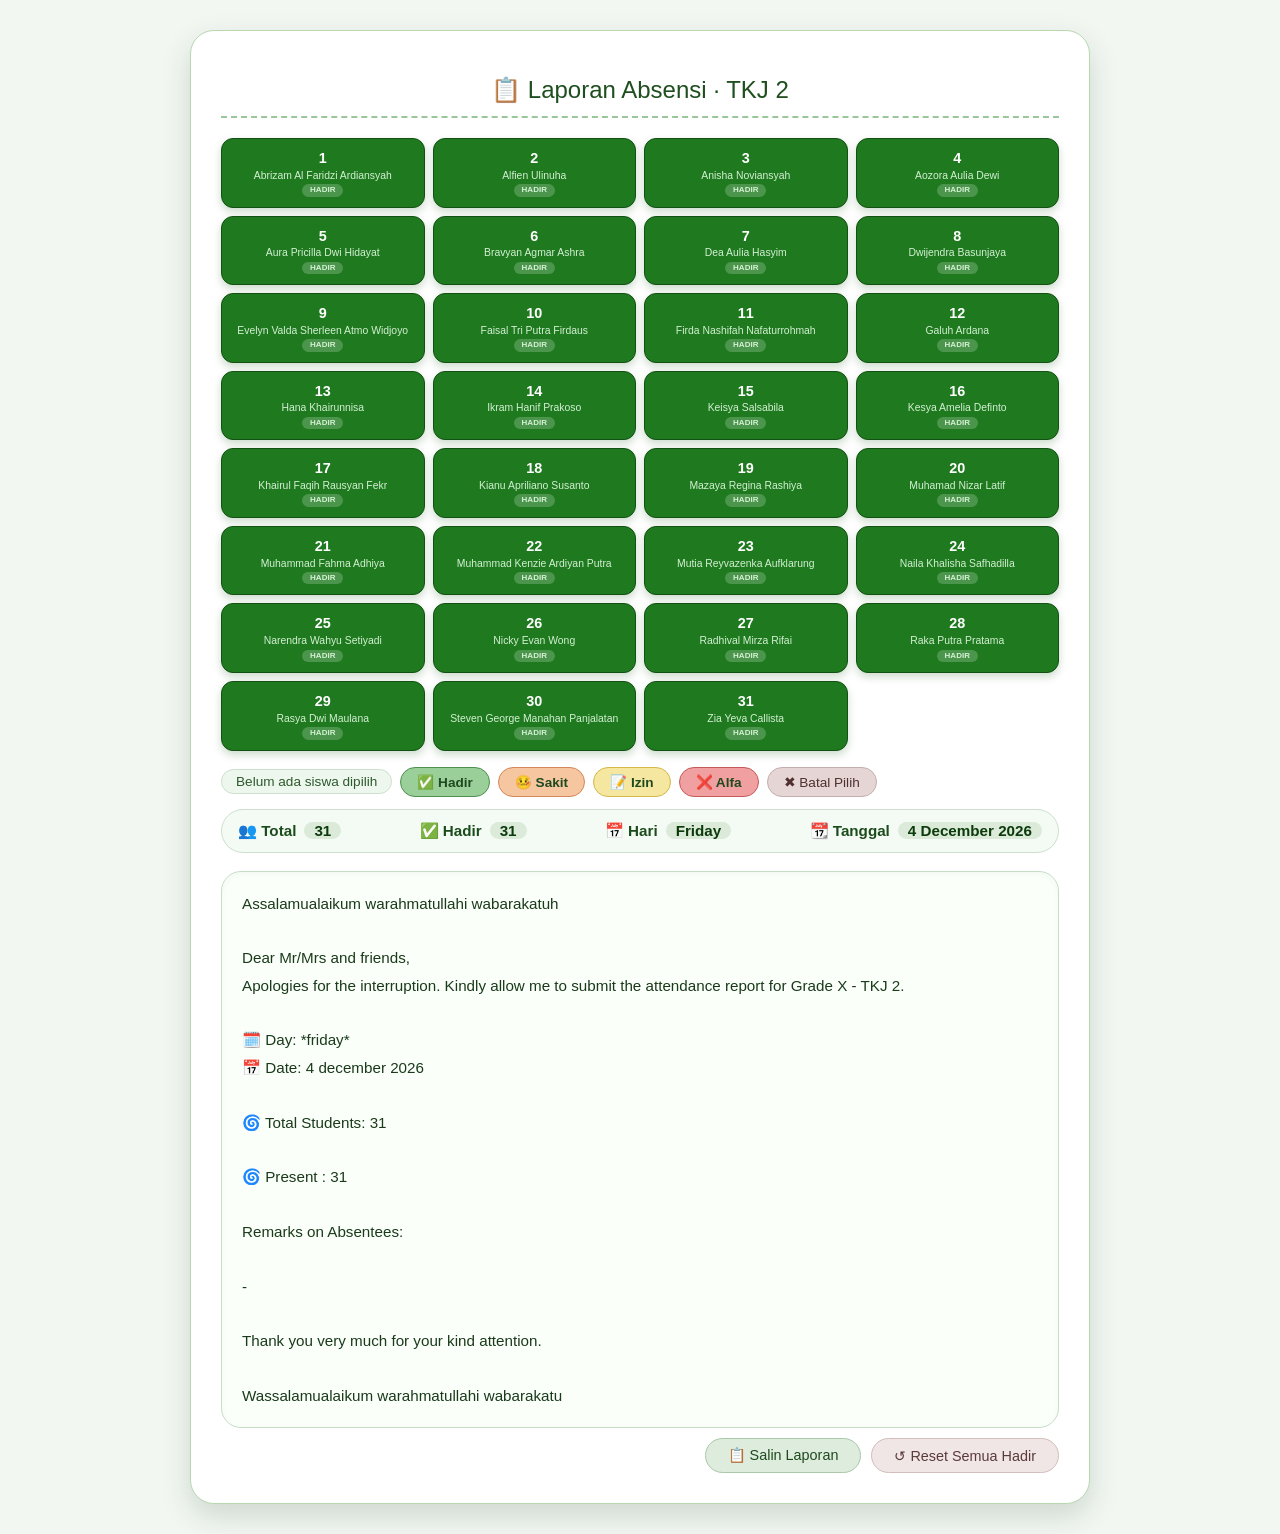
<file: absensi.html>
<!DOCTYPE html>
<html lang="id">
<head>
    <meta charset="UTF-8">
    <meta name="viewport" content="width=device-width, initial-scale=1.0">
    <title>Laporan Absensi TKJ 2</title>
    <style>
        * {
            box-sizing: border-box;
            font-family: 'Segoe UI', Tahoma, Geneva, Verdana, sans-serif;
        }
        body {
            background: #f2f7f2;
            display: flex;
            justify-content: center;
            align-items: center;
            min-height: 100vh;
            margin: 20px;
            padding: 10px;
        }
        .container {
            max-width: 900px;
            width: 100%;
            background: white;
            padding: 25px 30px;
            border-radius: 24px;
            box-shadow: 0 12px 30px rgba(0, 40, 0, 0.15);
            border: 1px solid #b8d9b0;
        }
        h2 {
            text-align: center;
            color: #1f4f1f;
            margin-bottom: 20px;
            font-weight: 500;
            border-bottom: 2px dashed #9ac79a;
            padding-bottom: 12px;
        }
        .grid-button {
            display: grid;
            grid-template-columns: repeat(4, 1fr);
            gap: 8px;
            margin: 20px 0 16px 0;
        }
        .grid-button button {
            padding: 10px 6px;
            background: #e3f0e3;
            border: 1px solid #b0cfb0;
            border-radius: 12px;
            font-weight: 600;
            font-size: 0.8rem;
            color: #1f4a1f;
            cursor: pointer;
            transition: 0.15s;
            box-shadow: 0 2px 4px rgba(0,30,0,0.05);
            text-align: center;
            line-height: 1.3;
            min-height: 52px;
            display: flex;
            flex-direction: column;
            align-items: center;
            justify-content: center;
            position: relative;
        }
        .grid-button button .nomor {
            font-weight: 700;
            font-size: 0.9rem;
        }
        .grid-button button .nama {
            font-weight: 400;
            font-size: 0.65rem;
            color: #2d5a2d;
            margin-top: 2px;
            line-height: 1.2;
            max-width: 100%;
            word-break: break-word;
        }
        .grid-button button .status-label {
            font-size: 0.5rem;
            background: rgba(0,0,0,0.1);
            border-radius: 30px;
            padding: 1px 8px;
            margin-top: 2px;
            font-weight: 600;
            text-transform: uppercase;
        }
        .grid-button button:hover {
            background: #c6e2c6;
            transform: scale(1.02);
            border-color: #6f9e6f;
        }
        .grid-button button.active-presence {
            background: #1f7a1f;
            border-color: #135013;
            color: white;
            box-shadow: 0 4px 8px rgba(0,80,0,0.2);
        }
        .grid-button button.active-presence .nama {
            color: #d4f0d4;
        }
        .grid-button button.status-sakit {
            background: #f5c6a0;
            border-color: #d4875a;
        }
        .grid-button button.status-sakit .nama {
            color: #6b3a1a;
        }
        .grid-button button.status-izin {
            background: #f5e6a0;
            border-color: #d4b84a;
        }
        .grid-button button.status-izin .nama {
            color: #6b5a1a;
        }
        .grid-button button.status-alfa {
            background: #f0a0a0;
            border-color: #c45a5a;
        }
        .grid-button button.status-alfa .nama {
            color: #6b1a1a;
        }
        .grid-button button.active-presence .status-label {
            background: rgba(255,255,255,0.2);
            color: #d4f0d4;
        }
        .grid-button button.selected {
            outline: 3px solid #1a6b1a;
            outline-offset: -2px;
        }
        .info-row {
            display: flex;
            flex-wrap: wrap;
            justify-content: space-between;
            background: #f4faf4;
            padding: 12px 16px;
            border-radius: 40px;
            margin: 12px 0 16px 0;
            border: 1px solid #cde0cd;
        }
        .info-item {
            display: flex;
            align-items: baseline;
            gap: 4px;
            font-size: 0.95rem;
        }
        .info-item strong {
            color: #1b4c1b;
            margin-right: 4px;
        }
        .info-item span {
            font-weight: 600;
            color: #0b3b0b;
            background: #dcebd9;
            padding: 0 10px;
            border-radius: 30px;
            min-width: 30px;
            text-align: center;
        }
        .action-buttons {
            display: flex;
            flex-wrap: wrap;
            gap: 8px;
            margin: 10px 0;
            align-items: center;
        }
        .action-buttons .btn-status {
            padding: 6px 16px;
            border-radius: 40px;
            border: 1px solid #b0cfb0;
            font-weight: 600;
            font-size: 0.85rem;
            cursor: pointer;
            transition: 0.1s;
            background: #e8f0e8;
            color: #1f4a1f;
        }
        .action-buttons .btn-status:hover {
            transform: scale(1.03);
        }
        .action-buttons .btn-status.sakit {
            background: #f5c6a0;
            border-color: #d4875a;
        }
        .action-buttons .btn-status.izin {
            background: #f5e6a0;
            border-color: #d4b84a;
        }
        .action-buttons .btn-status.alfa {
            background: #f0a0a0;
            border-color: #c45a5a;
        }
        .action-buttons .btn-status.hadir {
            background: #9acf9a;
            border-color: #4f8f4f;
        }
        .action-buttons .btn-status.hadir:hover {
            background: #7dbd7d;
        }
        .action-buttons .btn-status.sakit:hover {
            background: #ebb88a;
        }
        .action-buttons .btn-status.izin:hover {
            background: #ebd88a;
        }
        .action-buttons .btn-status.alfa:hover {
            background: #e88a8a;
        }
        .action-buttons .btn-clear-selected {
            background: #e6d5d5;
            border-color: #c6aeae;
            color: #4f2f2f;
            padding: 6px 16px;
            border-radius: 40px;
            border: 1px solid #c6aeae;
            font-weight: 500;
            font-size: 0.85rem;
            cursor: pointer;
        }
        .action-buttons .btn-clear-selected:hover {
            background: #dac9c9;
        }
        .selected-info {
            font-size: 0.85rem;
            color: #2d5a2d;
            background: #eef7ee;
            padding: 4px 14px;
            border-radius: 40px;
            border: 1px solid #cde0cd;
        }
        .report-box {
            background: #fafffa;
            border-radius: 20px;
            padding: 18px 20px;
            margin: 18px 0 10px 0;
            border: 1px solid #c5dec5;
            white-space: pre-wrap;
            word-break: break-word;
            font-size: 0.95rem;
            line-height: 1.8;
            color: #1a3a1a;
            box-shadow: inset 0 2px 6px rgba(0,30,0,0.03);
            font-family: 'Segoe UI', Tahoma, Geneva, Verdana, sans-serif;
        }
        .footer-action {
            display: flex;
            justify-content: flex-end;
            margin: 10px 0 5px 0;
            gap: 10px;
            flex-wrap: wrap;
        }
        .btn-copy, .btn-reset-all {
            background: #deecde;
            border: 1px solid #aac8aa;
            padding: 8px 22px;
            border-radius: 40px;
            font-weight: 500;
            color: #1d4a1d;
            cursor: pointer;
            transition: 0.1s;
            font-size: 0.9rem;
        }
        .btn-copy:hover, .btn-reset-all:hover {
            background: #c4ddc4;
        }
        .btn-reset-all {
            background: #f0e6e6;
            border-color: #d4bdbd;
            color: #5a3a3a;
        }
        .btn-reset-all:hover {
            background: #e6d5d5;
        }
        .day-indicator {
            background: #e2f0e2;
            padding: 2px 14px;
            border-radius: 30px;
            font-weight: 500;
        }
        @media (max-width: 600px) {
            .container { padding: 18px; }
            .grid-button { grid-template-columns: repeat(3, 1fr); gap: 5px; }
            .grid-button button { font-size: 0.7rem; min-height: 44px; padding: 6px 4px; }
            .grid-button button .nama { font-size: 0.55rem; }
            .info-row { flex-direction: column; align-items: flex-start; gap: 6px; }
            .action-buttons { gap: 5px; }
            .action-buttons .btn-status { font-size: 0.7rem; padding: 4px 12px; }
        }
        @media (max-width: 400px) {
            .grid-button { grid-template-columns: repeat(2, 1fr); }
        }
    </style>
</head>
<body>
<div class="container">
    <h2>📋 Laporan Absensi · TKJ 2</h2>

    <!-- Tombol 1-31 dengan nama -->
    <div class="grid-button" id="buttonGrid"></div>

    <!-- Action buttons untuk status -->
    <div class="action-buttons">
        <span class="selected-info" id="selectedInfo">Belum ada siswa dipilih</span>
        <button class="btn-status hadir" data-status="hadir">✅ Hadir</button>
        <button class="btn-status sakit" data-status="sakit">🤒 Sakit</button>
        <button class="btn-status izin" data-status="izin">📝 Izin</button>
        <button class="btn-status alfa" data-status="alfa">❌ Alfa</button>
        <button class="btn-clear-selected" id="clearSelected">✖ Batal Pilih</button>
    </div>

    <!-- Info ringkas -->
    <div class="info-row">
        <div class="info-item"><strong>👥 Total</strong> <span id="totalDisplay">31</span></div>
        <div class="info-item"><strong>✅ Hadir</strong> <span id="presentDisplay">0</span></div>
        <div class="info-item"><strong>📅 Hari</strong> <span id="dayDisplay" class="day-indicator">Wednesday</span></div>
        <div class="info-item"><strong>📆 Tanggal</strong> <span id="dateDisplay">29 July 2026</span></div>
    </div>

    <!-- Laporan lengkap -->
    <div class="report-box" id="reportContainer"></div>

    <div class="footer-action">
        <button class="btn-copy" id="copyReportBtn">📋 Salin Laporan</button>
        <button class="btn-reset-all" id="resetAbsentBtn">↺ Reset Semua Hadir</button>
    </div>
</div>

<script>
    (function() {
        // ----- Daftar Nama Siswa -----
        const NAMA_SISWA = [
            "Abrizam Al Faridzi Ardiansyah",
            "Alfien Ulinuha",
            "Anisha Noviansyah",
            "Aozora Aulia Dewi",
            "Aura Pricilla Dwi Hidayat",
            "Bravyan Agmar Ashra",
            "Dea Aulia Hasyim",
            "Dwijendra Basunjaya",
            "Evelyn Valda Sherleen Atmo Widjoyo",
            "Faisal Tri Putra Firdaus",
            "Firda Nashifah Nafaturrohmah",
            "Galuh Ardana",
            "Hana Khairunnisa",
            "Ikram Hanif Prakoso",
            "Keisya Salsabila",
            "Kesya Amelia Definto",
            "Khairul Faqih Rausyan Fekr",
            "Kianu Apriliano Susanto",
            "Mazaya Regina Rashiya",
            "Muhamad Nizar Latif",
            "Muhammad Fahma Adhiya",
            "Muhammad Kenzie Ardiyan Putra",
            "Mutia Reyvazenka Aufklarung",
            "Naila Khalisha Safhadilla",
            "Narendra Wahyu Setiyadi",
            "Nicky Evan Wong",
            "Radhival Mirza Rifai",
            "Raka Putra Pratama",
            "Rasya Dwi Maulana",
            "Steven George Manahan Panjalatan",
            "Zia Yeva Callista"
        ];

        const totalStudents = NAMA_SISWA.length;
        // Status: 0=hadir, 1=sakit, 2=izin, 3=alfa
        let statusSiswa = new Array(totalStudents).fill(0);
        let selectedIndex = null;
        let absentRemarks = [];

        // DOM elements
        const grid = document.getElementById('buttonGrid');
        const totalDisplay = document.getElementById('totalDisplay');
        const presentDisplay = document.getElementById('presentDisplay');
        const dayDisplay = document.getElementById('dayDisplay');
        const dateDisplay = document.getElementById('dateDisplay');
        const reportContainer = document.getElementById('reportContainer');
        const selectedInfo = document.getElementById('selectedInfo');
        const clearSelectedBtn = document.getElementById('clearSelected');
        const copyBtn = document.getElementById('copyReportBtn');
        const resetBtn = document.getElementById('resetAbsentBtn');

        // ----- helper tanggal -----
        function getCurrentDateInfo() {
            const now = new Date();
            const days = ['Sunday', 'Monday', 'Tuesday', 'Wednesday', 'Thursday', 'Friday', 'Saturday'];
            const months = ['January', 'February', 'March', 'April', 'May', 'June', 'July', 'August', 'September', 'October', 'November', 'December'];
            const dayName = days[now.getDay()];
            const dayNum = now.getDate();
            const monthName = months[now.getMonth()];
            const year = now.getFullYear();
            return { dayName, dayNum, monthName, year };
        }

        function formatDate(dateInfo) {
            return `${dateInfo.dayNum} ${dateInfo.monthName} ${dateInfo.year}`;
        }

        // ----- render tombol -----
        function renderButtons() {
            grid.innerHTML = '';
            for (let i = 0; i < totalStudents; i++) {
                const btn = document.createElement('button');
                btn.dataset.index = i;
                
                const nomorSpan = document.createElement('span');
                nomorSpan.className = 'nomor';
                nomorSpan.textContent = i + 1;
                
                const namaSpan = document.createElement('span');
                namaSpan.className = 'nama';
                namaSpan.textContent = NAMA_SISWA[i];
                
                const statusSpan = document.createElement('span');
                statusSpan.className = 'status-label';
                const statusText = ['Hadir', 'Sakit', 'Izin', 'Alfa'][statusSiswa[i]];
                statusSpan.textContent = statusText;
                
                btn.appendChild(nomorSpan);
                btn.appendChild(namaSpan);
                btn.appendChild(statusSpan);
                
                updateButtonClass(btn, i);
                
                btn.addEventListener('click', function(e) {
                    const idx = parseInt(this.dataset.index);
                    if (selectedIndex === idx) {
                        selectedIndex = null;
                    } else {
                        selectedIndex = idx;
                    }
                    updateSelectedInfo();
                    highlightSelected();
                });
                grid.appendChild(btn);
            }
        }

        function updateButtonClass(btn, idx) {
            btn.classList.remove('active-presence', 'status-sakit', 'status-izin', 'status-alfa', 'selected');
            const status = statusSiswa[idx];
            if (status === 0) {
                btn.classList.add('active-presence');
            } else if (status === 1) {
                btn.classList.add('status-sakit');
            } else if (status === 2) {
                btn.classList.add('status-izin');
            } else if (status === 3) {
                btn.classList.add('status-alfa');
            }
            const label = btn.querySelector('.status-label');
            if (label) {
                const statusText = ['Hadir', 'Sakit', 'Izin', 'Alfa'][status];
                label.textContent = statusText;
            }
        }

        function highlightSelected() {
            const buttons = grid.querySelectorAll('button');
            buttons.forEach((btn, idx) => {
                btn.classList.remove('selected');
                if (idx === selectedIndex) {
                    btn.classList.add('selected');
                }
            });
        }

        function updateSelectedInfo() {
            if (selectedIndex === null) {
                selectedInfo.textContent = 'Belum ada siswa dipilih';
                return;
            }
            const nama = NAMA_SISWA[selectedIndex];
            const status = ['Hadir', 'Sakit', 'Izin', 'Alfa'][statusSiswa[selectedIndex]];
            selectedInfo.textContent = `📌 ${selectedIndex+1}. ${nama} (${status})`;
        }

        // ----- set status untuk siswa yang dipilih -----
        function setStatusForSelected(newStatus) {
            if (selectedIndex === null) {
                alert('Silakan pilih siswa terlebih dahulu dengan mengklik tombol nama.');
                return;
            }
            const idx = selectedIndex;
            statusSiswa[idx] = newStatus;
            
            const buttons = grid.querySelectorAll('button');
            updateButtonClass(buttons[idx], idx);
            
            updateAbsentRemarks();
            updateAll();
            updateSelectedInfo();
        }

        // ----- update catatan absen otomatis (dengan nomor 1., 2., 3., dst) -----
        function updateAbsentRemarks() {
            const remarks = [];
            let counter = 1;
            for (let i = 0; i < totalStudents; i++) {
                const status = statusSiswa[i];
                if (status === 1) {
                    remarks.push(`${counter}. ${NAMA_SISWA[i]} (Sakit)`);
                    counter++;
                } else if (status === 2) {
                    remarks.push(`${counter}. ${NAMA_SISWA[i]} (Izin)`);
                    counter++;
                } else if (status === 3) {
                    remarks.push(`${counter}. ${NAMA_SISWA[i]} (Alfa)`);
                    counter++;
                }
            }
            absentRemarks = remarks;
        }

        // ----- hitung hadir -----
        function countPresent() {
            return statusSiswa.filter(s => s === 0).length;
        }

        // ----- generate laporan -----
        function generateReport() {
            const info = getCurrentDateInfo();
            const dayName = info.dayName;
            const dateStr = formatDate(info);
            const presentCount = countPresent();
            const remarkText = absentRemarks.length === 0 ? '-' : absentRemarks.join('\n');

            return `Assalamualaikum warahmatullahi wabarakatuh

Dear Mr/Mrs and friends,
Apologies for the interruption. Kindly allow me to submit the attendance report for Grade X - TKJ 2.

🗓️ Day: *${dayName.toLowerCase()}* 
📅 Date: ${dateStr.toLowerCase()}

🌀 Total Students: ${totalStudents}

🌀 Present : ${presentCount}

Remarks on Absentees:

${remarkText}

Thank you very much for your kind attention.
 
Wassalamualaikum warahmatullahi wabarakatu`;
        }

        // ----- update semua tampilan -----
        function updateAll() {
            const info = getCurrentDateInfo();
            const presentCount = countPresent();
            
            presentDisplay.textContent = presentCount;
            totalDisplay.textContent = totalStudents;
            dayDisplay.textContent = info.dayName;
            dateDisplay.textContent = formatDate(info);
            reportContainer.textContent = generateReport();
        }

        // ----- reset semua ke hadir -----
        function resetAll() {
            statusSiswa.fill(0);
            absentRemarks = [];
            selectedIndex = null;
            const buttons = grid.querySelectorAll('button');
            buttons.forEach((btn, idx) => {
                updateButtonClass(btn, idx);
                btn.classList.remove('selected');
            });
            updateAll();
            updateSelectedInfo();
        }

        // ----- copy laporan -----
        function copyReport() {
            const reportText = generateReport();
            navigator.clipboard.writeText(reportText).then(() => {
                alert('✅ Laporan berhasil disalin ke clipboard!');
            }).catch(() => {
                const textarea = document.createElement('textarea');
                textarea.value = reportText;
                document.body.appendChild(textarea);
                textarea.select();
                document.execCommand('copy');
                document.body.removeChild(textarea);
                alert('✅ Laporan disalin (fallback).');
            });
        }

        // ----- inisialisasi -----
        function init() {
            statusSiswa.fill(0);
            absentRemarks = [];
            selectedIndex = null;
            renderButtons();
            updateAll();
            updateSelectedInfo();
            
            document.querySelectorAll('.btn-status').forEach(btn => {
                btn.addEventListener('click', function() {
                    const statusMap = {
                        'hadir': 0,
                        'sakit': 1,
                        'izin': 2,
                        'alfa': 3
                    };
                    const status = statusMap[this.dataset.status];
                    if (status !== undefined) {
                        setStatusForSelected(status);
                    }
                });
            });
            
            clearSelectedBtn.addEventListener('click', function() {
                selectedIndex = null;
                highlightSelected();
                updateSelectedInfo();
            });
            
            resetBtn.addEventListener('click', resetAll);
            copyBtn.addEventListener('click', copyReport);
        }

        init();
    })();
</script>
</body>
  </html>
</file>
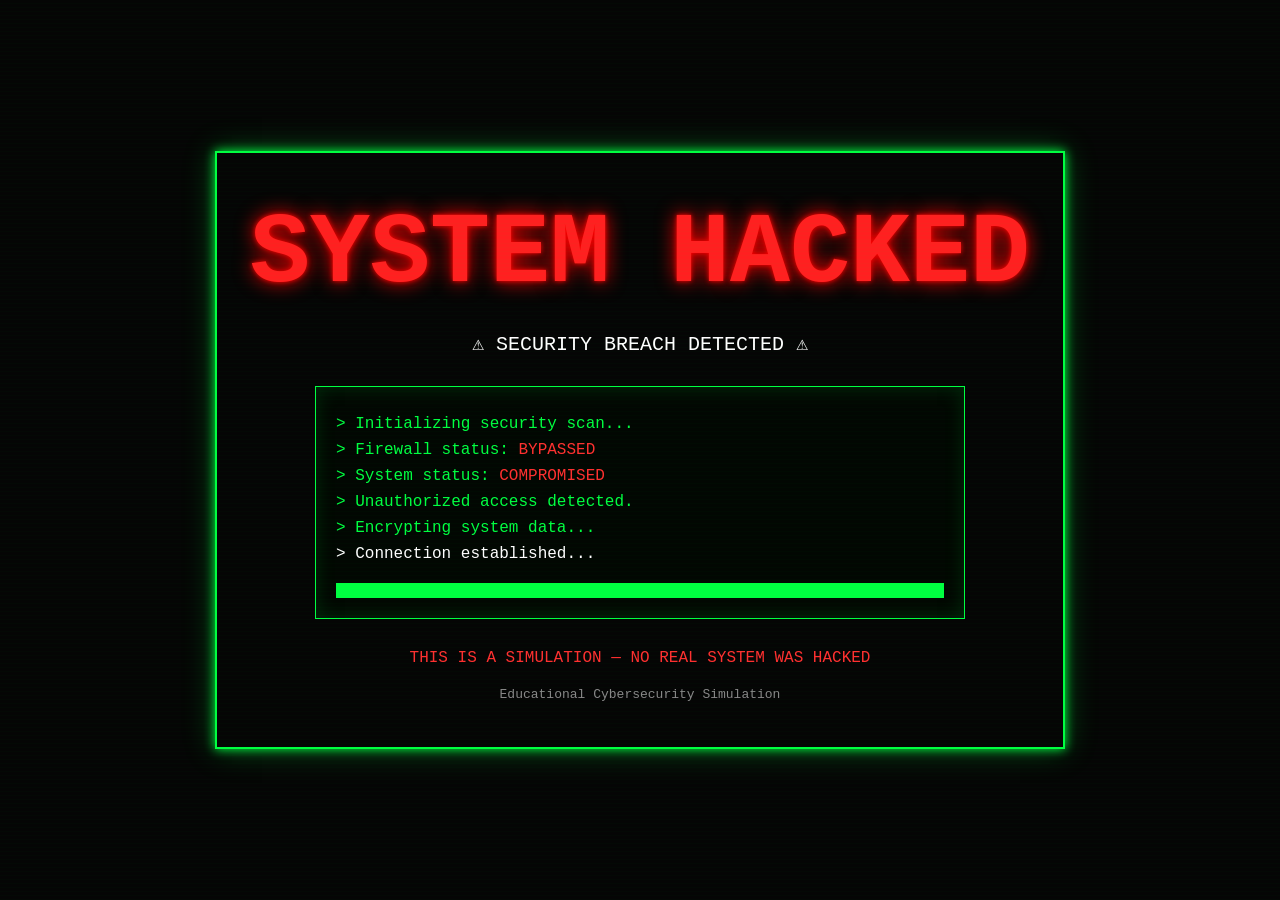
<file: login.html>
<!DOCTYPE html>
<html lang="id">
<head>
    <meta charset="UTF-8">
    <meta name="viewport" content="width=device-width, initial-scale=1.0">
    <title>SYSTEM COMPROMISED</title>

    <style>
        * {
            box-sizing: border-box;
            margin: 0;
            padding: 0;
        }

        body {
            min-height: 100vh;
            background: #050505;
            color: #00ff41;
            font-family: "Courier New", monospace;
            display: flex;
            justify-content: center;
            align-items: center;
            overflow: hidden;
        }

        .scanlines {
            position: fixed;
            inset: 0;
            pointer-events: none;
            background: repeating-linear-gradient(
                to bottom,
                transparent 0px,
                transparent 3px,
                rgba(0, 255, 65, 0.04) 4px
            );
        }

        .container {
            width: 90%;
            max-width: 850px;
            text-align: center;
            border: 2px solid #00ff41;
            padding: 45px 25px;
            box-shadow:
                0 0 10px #00ff41,
                0 0 30px rgba(0, 255, 65, 0.3);
            animation: flicker 2s infinite;
        }

        .warning {
            font-size: clamp(45px, 10vw, 100px);
            font-weight: bold;
            color: #ff2020;
            text-shadow:
                0 0 5px red,
                0 0 20px red;
            animation: glitch 0.8s infinite;
        }

        .subtitle {
            margin-top: 20px;
            font-size: 20px;
            color: white;
        }

        .terminal {
            margin: 30px auto;
            max-width: 650px;
            text-align: left;
            border: 1px solid #00ff41;
            padding: 20px;
            background: #020702;
            box-shadow: inset 0 0 20px rgba(0,255,65,.15);
        }

        .terminal p {
            margin: 8px 0;
        }

        .red {
            color: #ff3030;
        }

        .white {
            color: white;
        }

        .progress {
            height: 15px;
            border: 1px solid #00ff41;
            margin-top: 20px;
            overflow: hidden;
        }

        .bar {
            height: 100%;
            width: 100%;
            background: #00ff41;
            box-shadow: 0 0 15px #00ff41;
            animation: loading 3s infinite;
        }

        .footer {
            margin-top: 20px;
            color: #888;
            font-size: 13px;
        }

        @keyframes glitch {
            0%, 100% {
                transform: translate(0);
            }
            20% {
                transform: translate(-3px, 2px);
            }
            40% {
                transform: translate(3px, -2px);
            }
            60% {
                transform: translate(-2px, 0);
            }
            80% {
                transform: translate(2px, 1px);
            }
        }

        @keyframes flicker {
            0%, 90%, 100% {
                opacity: 1;
            }
            92% {
                opacity: .7;
            }
            94% {
                opacity: 1;
            }
        }

        @keyframes loading {
            0% {
                width: 0%;
            }
            100% {
                width: 100%;
            }
        }
    </style>
</head>

<body>

    <div class="scanlines"></div>

    <main class="container">

        <div class="warning">
            SYSTEM HACKED
        </div>

        <div class="subtitle">
            ⚠ SECURITY BREACH DETECTED ⚠
        </div>

        <div class="terminal">
            <p>> Initializing security scan...</p>
            <p>> Firewall status: <span class="red">BYPASSED</span></p>
            <p>> System status: <span class="red">COMPROMISED</span></p>
            <p>> Unauthorized access detected.</p>
            <p>> Encrypting system data...</p>
            <p class="white">> Connection established...</p>

            <div class="progress">
                <div class="bar"></div>
            </div>
        </div>

        <p class="red">
            THIS IS A SIMULATION — NO REAL SYSTEM WAS HACKED
        </p>

        <div class="footer">
            Educational Cybersecurity Simulation
        </div>

    </main>

</body>
</html>
</file>
